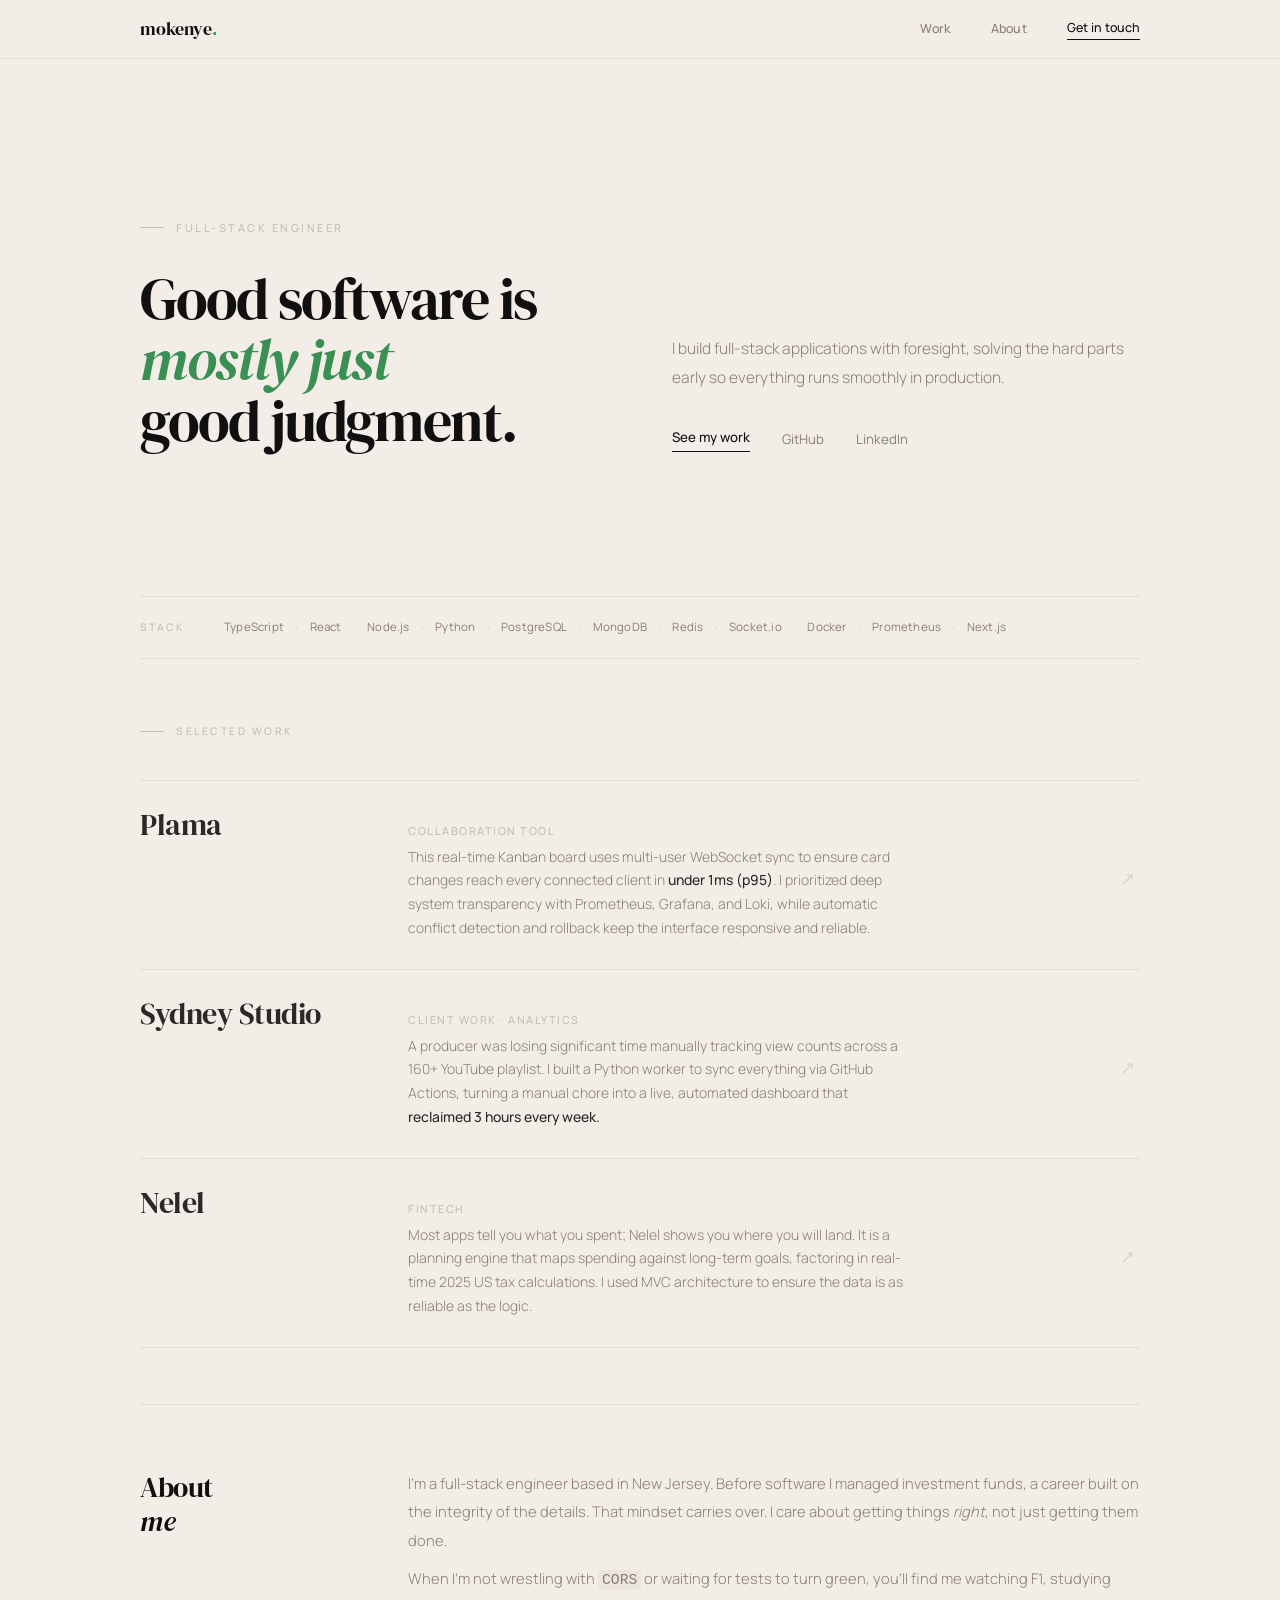
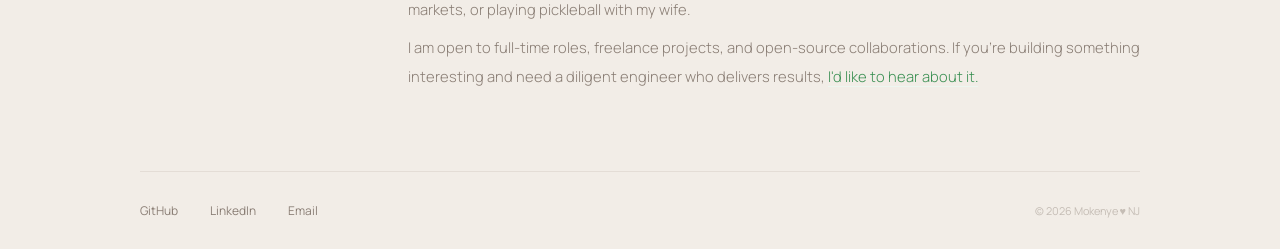
<file: index.html>
<!DOCTYPE html>
<html lang="en">
<head>
    <meta charset="UTF-8">
    <meta name="viewport" content="width=device-width, initial-scale=1.0">
    <meta property="og:title" content="Mokenye | Full-Stack Engineer" />
    <meta property="og:type" content="website" />
    <meta property="og:url" content="https://mokenye.github.io" />
    <meta property="og:image" content="https://mokenye.github.io/icon.png" />
    <title>Mokenye | Full-Stack Engineer</title>
    <link rel="icon" type="image/svg+xml" href="data:image/svg+xml,<svg xmlns='http://www.w3.org/2000/svg' viewBox='0 0 32 32'><rect width='32' height='32' rx='7' fill='%233a8f52'/><text x='16' y='25' font-size='22' font-family='Georgia,serif' fill='white' text-anchor='middle'>m</text></svg>">
    <link rel="preconnect" href="https://fonts.googleapis.com">
    <link rel="preconnect" href="https://fonts.gstatic.com" crossorigin>
    <link href="https://fonts.googleapis.com/css2?family=DM+Serif+Display:ital@0;1&family=Manrope:wght@300;400;500&display=swap" rel="stylesheet">
    <link rel="stylesheet" href="style.css">
</head>
<body>

    <div class="foliage">
        <div class="leaf"></div><div class="leaf"></div><div class="leaf"></div>
        <div class="leaf"></div><div class="leaf"></div><div class="leaf"></div>
        <div class="leaf"></div><div class="leaf"></div>
    </div>

    <div class="nav-wrap">
        <nav>
            <div class="logo">mokenye<span class="logo-dot">.</span></div>
            <div class="nav-right">
                <a href="#work" class="nav-link">Work</a>
                <a href="#about" class="nav-link">About</a>
                <a href="mailto:dmonywoki@gmail.com" class="nav-cta">Get in touch</a>
            </div>
        </nav>
    </div>

    <div class="page">

        <section class="hero">
            <div class="hero-left">
                <div class="hero-label">Full-Stack Engineer</div>
                <h1>Good software is<br><em>mostly just</em><br>good judgment.</h1>
            </div>
            <div class="hero-right">
                <p class="hero-desc">
                    I build full-stack applications with foresight, solving the hard parts 
                    early so everything runs smoothly in production.
                </p>
                <div class="hero-links">
                    <a href="#work" class="hero-link-primary">See my work</a>
                    <a href="https://github.com/mokenye" target="_blank" rel="noopener noreferrer" class="hero-link-secondary">GitHub</a>
                    <a href="https://linkedin.com/in/mokenye" target="_blank" rel="noopener noreferrer" class="hero-link-secondary">LinkedIn</a>
                </div>
            </div>
        </section>

        <div class="stack-bar">
            <span class="stack-label">Stack</span>
            <div class="stack-items">
                <span class="stack-item">TypeScript</span>
                <span class="stack-item">React</span>
                <span class="stack-item">Node.js</span>
                <span class="stack-item">Python</span>
                <span class="stack-item">PostgreSQL</span>
                <span class="stack-item">MongoDB</span>
                <span class="stack-item">Redis</span>
                <span class="stack-item">Socket.io</span>
                <span class="stack-item">Docker</span>
                <span class="stack-item">Prometheus</span>
                <span class="stack-item">Next.js</span>
            </div>
        </div>

        <section id="work" class="work-section">
            <div class="section-eyebrow">Selected work</div>

            <a href="https://plama.vercel.app" target="_blank" rel="noopener noreferrer" class="project">
                <div class="proj-name">Plama</div>
                <div class="proj-meta">
                    <span class="proj-type">Collaboration tool</span>
                    <p class="proj-desc">
                        This real-time Kanban board uses multi-user WebSocket sync to ensure card changes 
                        reach every connected client in <strong>under 1ms (p95)</strong>. I prioritized 
                        deep system transparency with Prometheus, Grafana, and Loki, while automatic 
                        conflict detection and rollback keep the interface responsive and reliable.
                    </p>
                </div>
                <span class="proj-arrow">↗</span>
            </a>

            <a href="https://sydney-studio.vercel.app" target="_blank" rel="noopener noreferrer" class="project">
                <div class="proj-name">Sydney Studio</div>
                <div class="proj-meta">
                    <span class="proj-type">Client work · Analytics</span>
                    <p class="proj-desc">
                        A producer was losing significant time manually tracking view counts across a 
                        160+ YouTube playlist. I built a Python worker to sync everything via GitHub 
                        Actions, turning a manual chore into a live, automated dashboard that
                        <strong>reclaimed 3 hours every week.</strong>
                    </p>
                </div>
                <span class="proj-arrow">↗</span>
            </a>

            <a href="https://nelel.is-cool.dev" target="_blank" rel="noopener noreferrer" class="project">
                <div class="proj-name">Nelel</div>
                <div class="proj-meta">
                    <span class="proj-type">Fintech</span>
                    <p class="proj-desc">
                        Most apps tell you what you spent; Nelel shows you where you will 
                        land. It is a planning engine that maps spending against long-term goals, 
                        factoring in real-time 2025 US tax calculations. I used MVC architecture 
                        to ensure the data is as reliable as the logic.
                    </p>
                </div>
                <span class="proj-arrow">↗</span>
            </a>

        </section>

        <section id="about" class="about-section">
            <div class="about-heading">About<br><em>me</em></div>
            <div class="about-body">
                <p>
                    I'm a full-stack engineer based in New Jersey. Before software I managed
                    investment funds, a career built on the integrity of the details. That mindset carries over. 
                    I care about getting things <i>right</i>, not just getting them done.
                </p>
                <p>
                When I'm not wrestling with <code>CORS</code> or waiting for tests to turn green, 
                you'll find me watching F1, studying markets, or playing pickleball with my wife.
                </p>
                <p>
                    I am open to full-time roles, freelance projects, and open-source collaborations. 
                    If you're building something interesting and need a diligent engineer who delivers results, <a href="mailto:dmonywoki@gmail.com" class="about-contact">I'd like to hear about it.</a>
                </p>
            </div>
        </section>

        <footer>
            <div class="footer-links">
                <a href="https://github.com/mokenye" target="_blank" rel="noopener noreferrer">GitHub</a>
                <a href="https://linkedin.com/in/mokenye" target="_blank" rel="noopener noreferrer">LinkedIn</a>
                <a href="mailto:dmonywoki@gmail.com" target="_blank" rel="noopener noreferrer">Email</a>
            </div>
            <span class="footer-copy">© 2026 Mokenye ♥ NJ</span>
        </footer>
    </div>
</body>
</html>
</file>
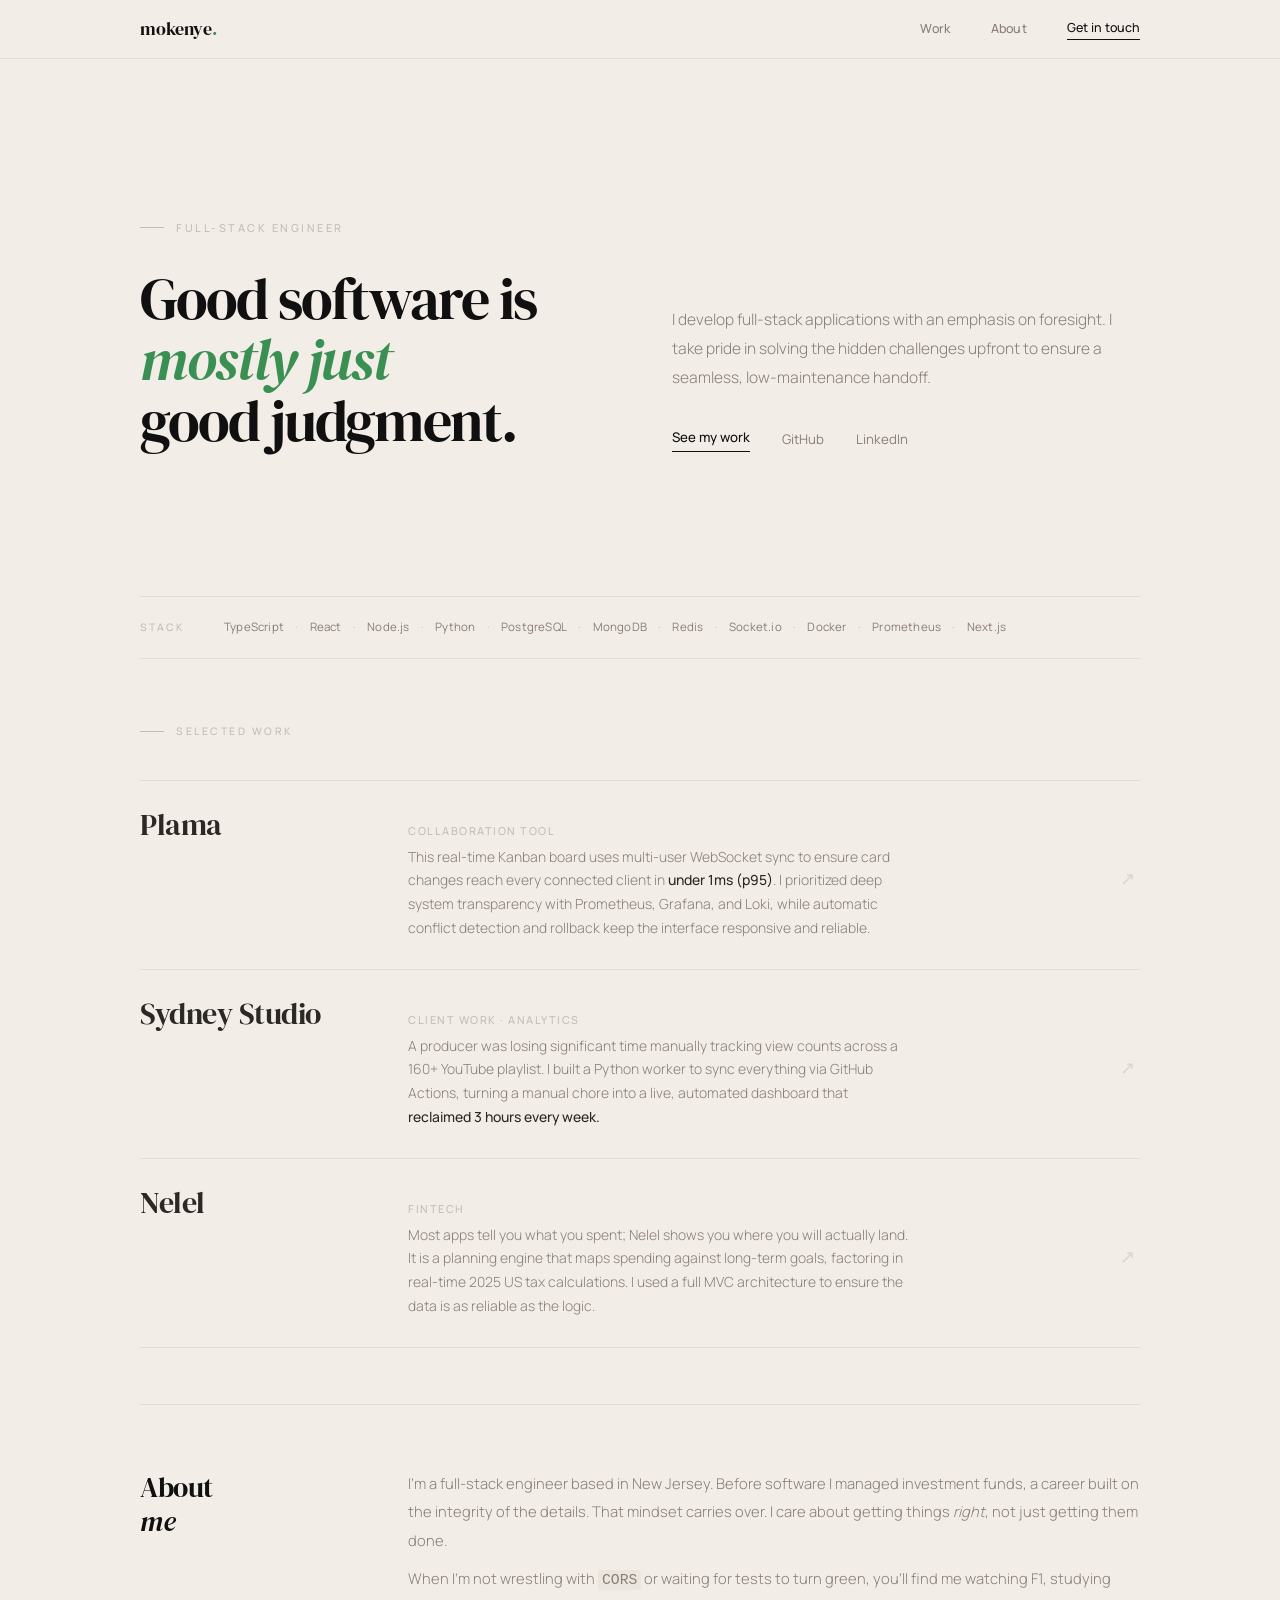
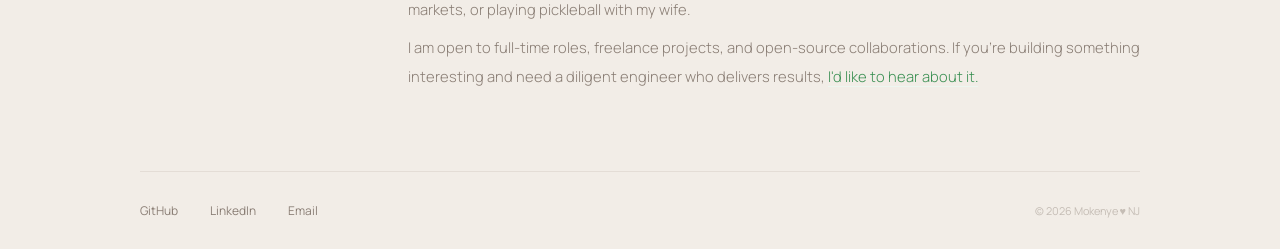
<file: david.html>
<!DOCTYPE html>
<html lang="en">
<head>
    <meta charset="UTF-8">
    <meta name="viewport" content="width=device-width, initial-scale=1.0">
    <title>Mokenye | Full-Stack Engineer</title>
    <link rel="icon" type="image/svg+xml" href="data:image/svg+xml,<svg xmlns='http://www.w3.org/2000/svg' viewBox='0 0 32 32'><rect width='32' height='32' rx='7' fill='%233a8f52'/><text x='16' y='25' font-size='22' font-family='Georgia,serif' fill='white' text-anchor='middle'>m</text></svg>">
    <link rel="preconnect" href="https://fonts.googleapis.com">
    <link rel="preconnect" href="https://fonts.gstatic.com" crossorigin>
    <link href="https://fonts.googleapis.com/css2?family=DM+Serif+Display:ital@0;1&family=Manrope:wght@300;400;500&display=swap" rel="stylesheet">
    <link rel="stylesheet" href="style.css">
</head>
<body>

    <div class="foliage">
        <div class="leaf"></div><div class="leaf"></div><div class="leaf"></div>
        <div class="leaf"></div><div class="leaf"></div><div class="leaf"></div>
        <div class="leaf"></div><div class="leaf"></div>
    </div>

    <div class="nav-wrap">
        <nav>
            <div class="logo">mokenye<span class="logo-dot">.</span></div>
            <div class="nav-right">
                <a href="#work" class="nav-link">Work</a>
                <a href="#about" class="nav-link">About</a>
                <a href="mailto:dmonywoki@gmail.com" class="nav-cta">Get in touch</a>
            </div>
        </nav>
    </div>

    <div class="page">

        <section class="hero">
            <div class="hero-left">
                <div class="hero-label">Full-Stack Engineer</div>
                <h1>Good software is<br><em>mostly just</em><br>good judgment.</h1>
            </div>
            <div class="hero-right">
                <p class="hero-desc">
                    I develop full-stack applications with an emphasis on foresight. 
                    I take pride in solving the hidden challenges upfront to ensure a seamless, 
                    low-maintenance handoff.
                </p>
                <div class="hero-links">
                    <a href="#work" class="hero-link-primary">See my work</a>
                    <a href="https://github.com/mokenye" target="_blank" rel="noopener noreferrer" class="hero-link-secondary">GitHub</a>
                    <a href="https://linkedin.com/in/mokenye" target="_blank" rel="noopener noreferrer" class="hero-link-secondary">LinkedIn</a>
                </div>
            </div>
        </section>

        <div class="stack-bar">
            <span class="stack-label">Stack</span>
            <div class="stack-items">
                <span class="stack-item">TypeScript</span>
                <span class="stack-item">React</span>
                <span class="stack-item">Node.js</span>
                <span class="stack-item">Python</span>
                <span class="stack-item">PostgreSQL</span>
                <span class="stack-item">MongoDB</span>
                <span class="stack-item">Redis</span>
                <span class="stack-item">Socket.io</span>
                <span class="stack-item">Docker</span>
                <span class="stack-item">Prometheus</span>
                <span class="stack-item">Next.js</span>
            </div>
        </div>

        <section id="work" class="work-section">
            <div class="section-eyebrow">Selected work</div>

            <a href="https://plama.vercel.app" target="_blank" rel="noopener noreferrer" class="project">
                <div class="proj-name">Plama</div>
                <div class="proj-meta">
                    <span class="proj-type">Collaboration tool</span>
                    <p class="proj-desc">
                        This real-time Kanban board uses multi-user WebSocket sync to ensure card changes 
                        reach every connected client in <strong>under 1ms (p95)</strong>. I prioritized 
                        deep system transparency with Prometheus, Grafana, and Loki, while automatic 
                        conflict detection and rollback keep the interface responsive and reliable.
                    </p>
                </div>
                <span class="proj-arrow">↗</span>
            </a>

            <a href="https://sydney-tracker-react.vercel.app" target="_blank" rel="noopener noreferrer" class="project">
                <div class="proj-name">Sydney Studio</div>
                <div class="proj-meta">
                    <span class="proj-type">Client work · Analytics</span>
                    <p class="proj-desc">
                        A producer was losing significant time manually tracking view counts across a 
                        160+ YouTube playlist. I built a Python worker to sync everything via GitHub 
                        Actions, turning a manual chore into a live, automated dashboard that
                        <strong>reclaimed 3 hours every week.</strong>
                    </p>
                </div>
                <span class="proj-arrow">↗</span>
            </a>

            <a href="https://n--nelel--7vqh2vrwnq6y.code.run/" target="_blank" rel="noopener noreferrer" class="project">
                <div class="proj-name">Nelel</div>
                <div class="proj-meta">
                    <span class="proj-type">Fintech</span>
                    <p class="proj-desc">
                        Most apps tell you what you spent; Nelel shows you where you will actually 
                        land. It is a planning engine that maps spending against long-term goals, 
                        factoring in real-time 2025 US tax calculations. I used a full MVC architecture 
                        to ensure the data is as reliable as the logic.
                    </p>
                </div>
                <span class="proj-arrow">↗</span>
            </a>

        </section>

        <section id="about" class="about-section">
            <div class="about-heading">About<br><em>me</em></div>
            <div class="about-body">
                <p>
                    I'm a full-stack engineer based in New Jersey. Before software I managed
                    investment funds, a career built on the integrity of the details. That mindset carries over. 
                    I care about getting things <i>right</i>, not just getting them done.
                </p>
                <p>
                When I'm not wrestling with <code>CORS</code> or waiting for tests to turn green, 
                you'll find me watching F1, studying markets, or playing pickleball with my wife.
                </p>
                <p>
                    I am open to full-time roles, freelance projects, and open-source collaborations. 
                    If you're building something interesting and need a diligent engineer who delivers results, <a href="mailto:dmonywoki@gmail.com" class="about-contact">I'd like to hear about it.</a>
                </p>
            </div>
        </section>

        <footer>
            <div class="footer-links">
                <a href="https://github.com/mokenye" target="_blank" rel="noopener noreferrer">GitHub</a>
                <a href="https://linkedin.com/in/mokenye" target="_blank" rel="noopener noreferrer">LinkedIn</a>
                <a href="mailto:dmonywoki@gmail.com" target="_blank" rel="noopener noreferrer">Email</a>
            </div>
            <span class="footer-copy">© 2026 Mokenye ♥ NJ</span>
        </footer>
    </div>
</body>
</html>
</file>
<file: style.css>
*, *::before, *::after { margin: 0; padding: 0; box-sizing: border-box; }

        :root {
            --bg:     #f2ede7;
            --white:  #ffffff;
            --ink:    #111010;
            --ink2:   #2c2825;
            --muted:  #8a7e75;
            --faint:  #c5bdb5;
            --border: #e4ddd6;
            --green:  #3a8f52;
            --green-l:#edf6f0;
        }

        html { scroll-behavior: smooth; }

        body {
            font-family: 'Manrope', sans-serif;
            background: var(--bg);
            color: var(--ink);
            font-size: 15px;
            line-height: 1.6;
            -webkit-font-smoothing: antialiased;
            overflow-x: hidden;
        }

        ::selection { background: var(--green); color: #fff; }
        a { color: inherit; text-decoration: none; }

        /* Leaves */
        .foliage {
            position: fixed; inset: 0;
            pointer-events: none; z-index: 0; overflow: hidden;
        }
        .leaf {
            position: absolute; top: -30px;
            border-radius: 0 70% 0 70%;
            animation: fall linear infinite;
        }
        @keyframes fall {
            0%   { opacity: 0;    transform: translateY(-30px) translateX(0) rotate(0deg) scale(1); }
            10%  { opacity: 0.35; }
            90%  { opacity: 0.18; }
            100% { opacity: 0;    transform: translateY(105vh) translateX(45px) rotate(280deg) scale(0.8); }
        }
        .leaf:nth-child(1) { left:6%;  width:11px; height:7px; background:#3a8f52; animation-duration:20s; animation-delay:0s;  }
        .leaf:nth-child(2) { left:21%; width:8px;  height:5px; background:#5aaa6e; animation-duration:25s; animation-delay:6s;  }
        .leaf:nth-child(3) { left:47%; width:13px; height:8px; background:#2d7040; animation-duration:21s; animation-delay:3s;  }
        .leaf:nth-child(4) { left:68%; width:9px;  height:6px; background:#3a8f52; animation-duration:28s; animation-delay:9s;  }
        .leaf:nth-child(5) { left:86%; width:11px; height:6px; background:#5aaa6e; animation-duration:22s; animation-delay:12s; }
        .leaf:nth-child(6) { left:34%; width:7px;  height:4px; background:#2d7040; animation-duration:26s; animation-delay:8s;  }
        .leaf:nth-child(7) { left:58%; width:12px; height:7px; background:#3a8f52; animation-duration:23s; animation-delay:15s; }
        .leaf:nth-child(8) { left:13%; width:10px; height:6px; background:#5aaa6e; animation-duration:29s; animation-delay:11s; }

        /* Sticky nav */
        .nav-wrap {
            position: sticky;
            top: 0;
            z-index: 100;
            background: var(--bg);
            border-bottom: 1px solid var(--border);
        }
        nav {
            max-width: 1080px;
            margin: 0 auto;
            padding: 0 2.5rem;
            display: flex;
            justify-content: space-between;
            align-items: center;
            height: 58px;
        }
        .logo {
            font-family: 'DM Serif Display', serif;
            font-size: 1.15rem;
            color: var(--ink);
            letter-spacing: -0.2px;
        }
        .logo-dot { color: var(--green); }
        .nav-right {
            display: flex;
            align-items: center;
            gap: 2.5rem;
        }
        .nav-link {
            font-size: 0.78rem;
            font-weight: 500;
            color: var(--muted);
            letter-spacing: 0.3px;
            transition: color 0.2s;
        }
        .nav-link:hover { color: var(--ink); }
        .nav-cta {
            font-size: 0.78rem;
            font-weight: 500;
            color: var(--ink);
            border-bottom: 1px solid var(--ink);
            padding-bottom: 1px;
            transition: color 0.2s, border-color 0.2s;
        }
        .nav-cta:hover { color: var(--green); border-color: var(--green); }

        /* Page */
        .page {
            position: relative; z-index: 1;
            max-width: 1080px;
            margin: 0 auto;
            padding: 0 2.5rem;
        }

        /* Hero */
        .hero {
            display: grid;
            grid-template-columns: 1fr 1fr;
            gap: 4rem;
            align-items: end;
            padding: 10rem 0 9rem;
            border-bottom: 1px solid var(--border);
        }

        .hero-label {
            font-size: 0.68rem;
            font-weight: 500;
            letter-spacing: 2.5px;
            text-transform: uppercase;
            color: var(--faint);
            margin-bottom: 2rem;
            display: flex;
            align-items: center;
            gap: 0.75rem;
        }
        .hero-label::before {
            content: '';
            display: block;
            width: 24px; height: 1px;
            background: var(--faint);
        }

        .hero h1 {
            font-family: 'DM Serif Display', serif;
            font-size: clamp(2.8rem, 4.5vw, 4.5rem);
            font-weight: 400;
            color: var(--ink);
            line-height: 1.06;
            letter-spacing: -2px;
        }
        .hero h1 em {
            font-style: italic;
            color: var(--green);
        }

        .hero-right {
            display: flex;
            flex-direction: column;
            justify-content: flex-end;
            gap: 2.25rem;
        }
        .hero-desc {
            font-size: 0.97rem;
            color: var(--muted);
            line-height: 1.85;
            font-weight: 300;
        }
        .hero-links {
            display: flex;
            gap: 2rem;
            align-items: center;
        }
        .hero-link-primary {
            font-size: 0.83rem;
            font-weight: 500;
            color: var(--ink);
            border-bottom: 1.5px solid var(--ink);
            padding-bottom: 2px;
            transition: color 0.2s, border-color 0.2s;
        }
        .hero-link-primary:hover { color: var(--green); border-color: var(--green); }
        .hero-link-secondary {
            font-size: 0.83rem;
            font-weight: 400;
            color: var(--muted);
            transition: color 0.2s;
        }
        .hero-link-secondary:hover { color: var(--ink); }

        /* Stack */
        .stack-bar {
            display: flex;
            align-items: center;
            gap: 2.5rem;
            padding: 1.35rem 0;
            border-bottom: 1px solid var(--border);
            flex-wrap: wrap;
        }
        .stack-label {
            font-size: 0.65rem;
            font-weight: 500;
            letter-spacing: 2px;
            text-transform: uppercase;
            color: var(--faint);
            flex-shrink: 0;
        }
        .stack-items {
            display: flex;
            align-items: center;
            flex-wrap: wrap;
            row-gap: 0.5rem;
        }
        .stack-item {
            font-size: 0.72rem;
            font-weight: 400;
            color: var(--muted);
            letter-spacing: 0.2px;
            transition: color 0.2s;
        }
        .stack-item::after {
            content: '·';
            color: var(--faint);
            margin: 0 0.7rem;
        }
        .stack-item:last-child::after { display: none; }
        .stack-item:hover { color: var(--ink); }

        /* Work */
        .work-section {
            padding-top: 4rem;
            scroll-margin-top: 1.2rem;
        }

        .section-eyebrow {
            font-size: 0.65rem;
            font-weight: 500;
            letter-spacing: 2.5px;
            text-transform: uppercase;
            color: var(--faint);
            margin-bottom: 2.5rem;
            display: flex;
            align-items: center;
            gap: 0.75rem;
        }
        .section-eyebrow::before {
            content: '';
            display: block;
            width: 24px; height: 1px;
            background: var(--faint);
        }

        .project {
            display: grid;
            grid-template-columns: 220px 1fr auto;
            align-items: baseline;
            gap: 3rem;
            padding: 1.85rem 0;
            border-top: 1px solid var(--border);
            transition: padding-left 0.3s ease;
            color: inherit;
        }
        .project:last-child { border-bottom: 1px solid var(--border); margin-bottom: 0; }
        .project:hover { padding-left: 0.6rem; }
        .project:hover .proj-name { color: var(--ink); }
        .project:hover .proj-arrow { opacity: 1; transform: translate(0, 0); color: var(--green); }

        .proj-name {
            font-family: 'DM Serif Display', serif;
            font-size: 1.9rem;
            font-weight: 400;
            color: var(--ink2);
            letter-spacing: -0.5px;
            line-height: 1;
            transition: color 0.3s;
        }
        .proj-meta {
            display: flex;
            flex-direction: column;
            gap: 0.3rem;
        }
        .proj-type {
            font-size: 0.68rem;
            font-weight: 500;
            letter-spacing: 1.5px;
            text-transform: uppercase;
            color: var(--faint);
        }
        .proj-desc {
            font-size: 0.87rem;
            color: var(--muted);
            font-weight: 300;
            line-height: 1.7;
            max-width: 500px;
        }
        .proj-desc strong { color: var(--ink2); font-weight: 500; }
        .proj-arrow {
            font-size: 1.1rem;
            color: var(--faint);
            opacity: 0.5;
            transform: translate(-5px, 3px);
            transition: all 0.3s ease;
            flex-shrink: 0;
            align-self: center;
        }

        /* About */
        .about-section {
            padding: 4rem 0 5rem;
            border-top: 1px solid var(--border);
            margin-top: 3.5rem;
            display: grid;
            grid-template-columns: 220px 1fr;
            gap: 3rem;
            align-items: start;
        }
        .about-heading {
            font-family: 'DM Serif Display', serif;
            font-size: 1.75rem;
            font-weight: 400;
            color: var(--ink);
            letter-spacing: -0.5px;
            line-height: 1.2;
            padding-top: 0.15rem;
        }
        .about-body {
            font-size: 0.92rem;
            color: var(--muted);
            line-height: 1.95;
            font-weight: 300;
        }
        .about-body strong { color: var(--ink2); font-weight: 500; }
        .about-body p + p { margin-top: 0.6rem; }
        .about-contact {
            color: var(--green);
            border-bottom: 1px solid var(--green-l);
            transition: border-color 0.2s;
        }
        .about-contact:hover { border-color: var(--green); }

        /* Footer */
        footer {
            border-top: 1px solid var(--border);
            padding: 1.85rem 0;
            display: flex;
            justify-content: space-between;
            align-items: center;
            flex-wrap: wrap;
            gap: 1rem;
        }
        .footer-links { display: flex; gap: 2rem; flex-wrap: wrap; }
        .footer-links a {
            font-size: 0.75rem;
            color: var(--muted);
            font-weight: 400;
            transition: color 0.2s;
        }
        .footer-links a:hover { color: var(--ink); }
        .footer-copy { font-size: 0.68rem; color: var(--faint); }

        code {
        background-color: #ebe5de; 
        padding: 2px 4px;          
        border-radius: 4px;        
        font-family: monospace;    
        }

        /* Responsive */
        @media (max-width: 820px) {
            .hero { grid-template-columns: 1fr; gap: 2.5rem; padding: 4rem 0 3.5rem; }
            .project { grid-template-columns: 1fr; gap: 0.6rem; }
            .proj-arrow { display: none; }
            .about-section { grid-template-columns: 1fr; gap: 1.5rem; }
            .stack-bar { padding: 1rem 0; gap: 1.5rem; }
            .work-section { padding-top: 2.5rem; scroll-margin-top: 3rem; }
        }
        @media (max-width: 560px) {
            .page { padding: 0 1.25rem; }
            nav { padding: 0 1.25rem; }
            .hero h1 { font-size: 2.6rem; letter-spacing: -1.5px; }
            .stack-bar { padding: 0.85rem 0; }
            .work-section { padding-top: 2.2rem; scroll-margin-top: 3.5rem}
        }

         /* @media (prefers-color-scheme: dark) {
            :root {
                --bg:     #131110;
                --white:  #1c1a18;
                --ink:    #ede8e2;
                --ink2:   #c9c2b8;
                --muted:  #6e6560;
                --faint:  #6e6560;
                --border: #2a2520;
                --green:  #4aaf66;
                --green-l:#152a1c;
            }
            code {
                background-color: #2a2520;
            }
        }
         */
</file>
